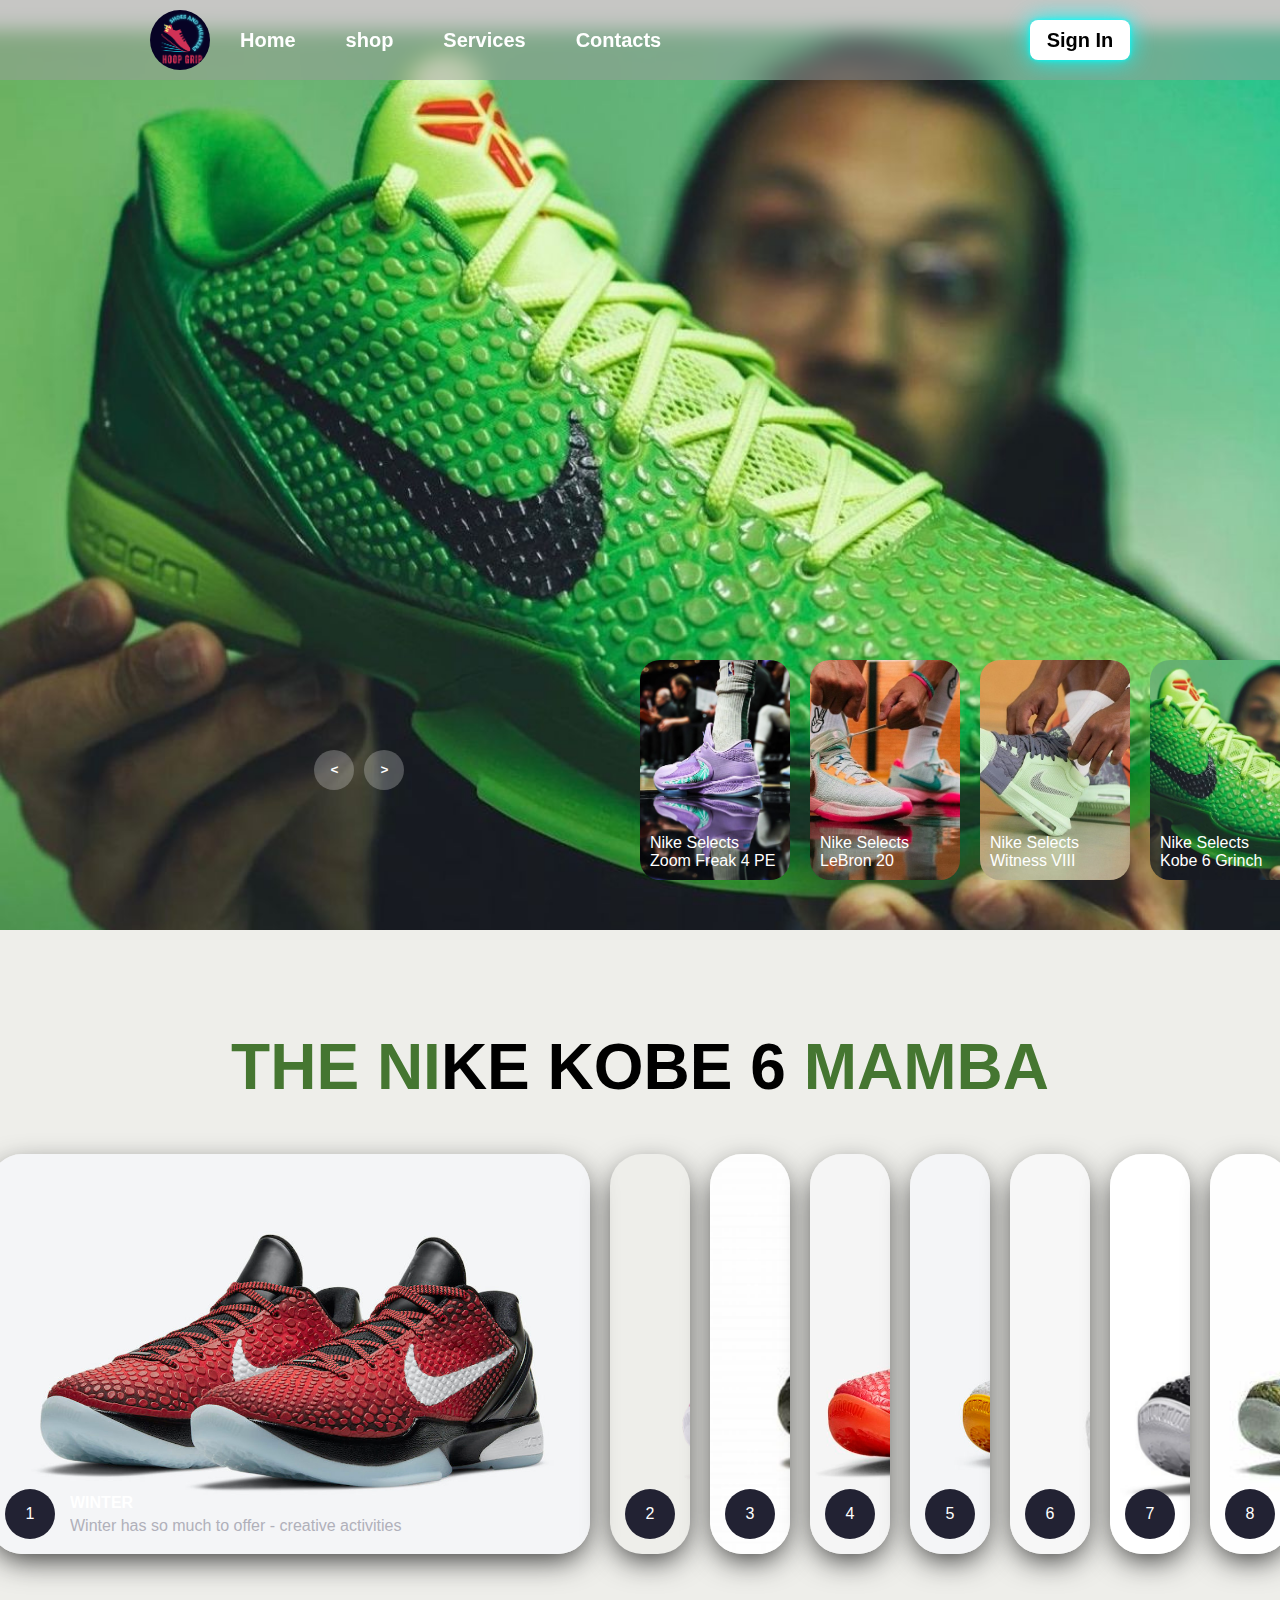
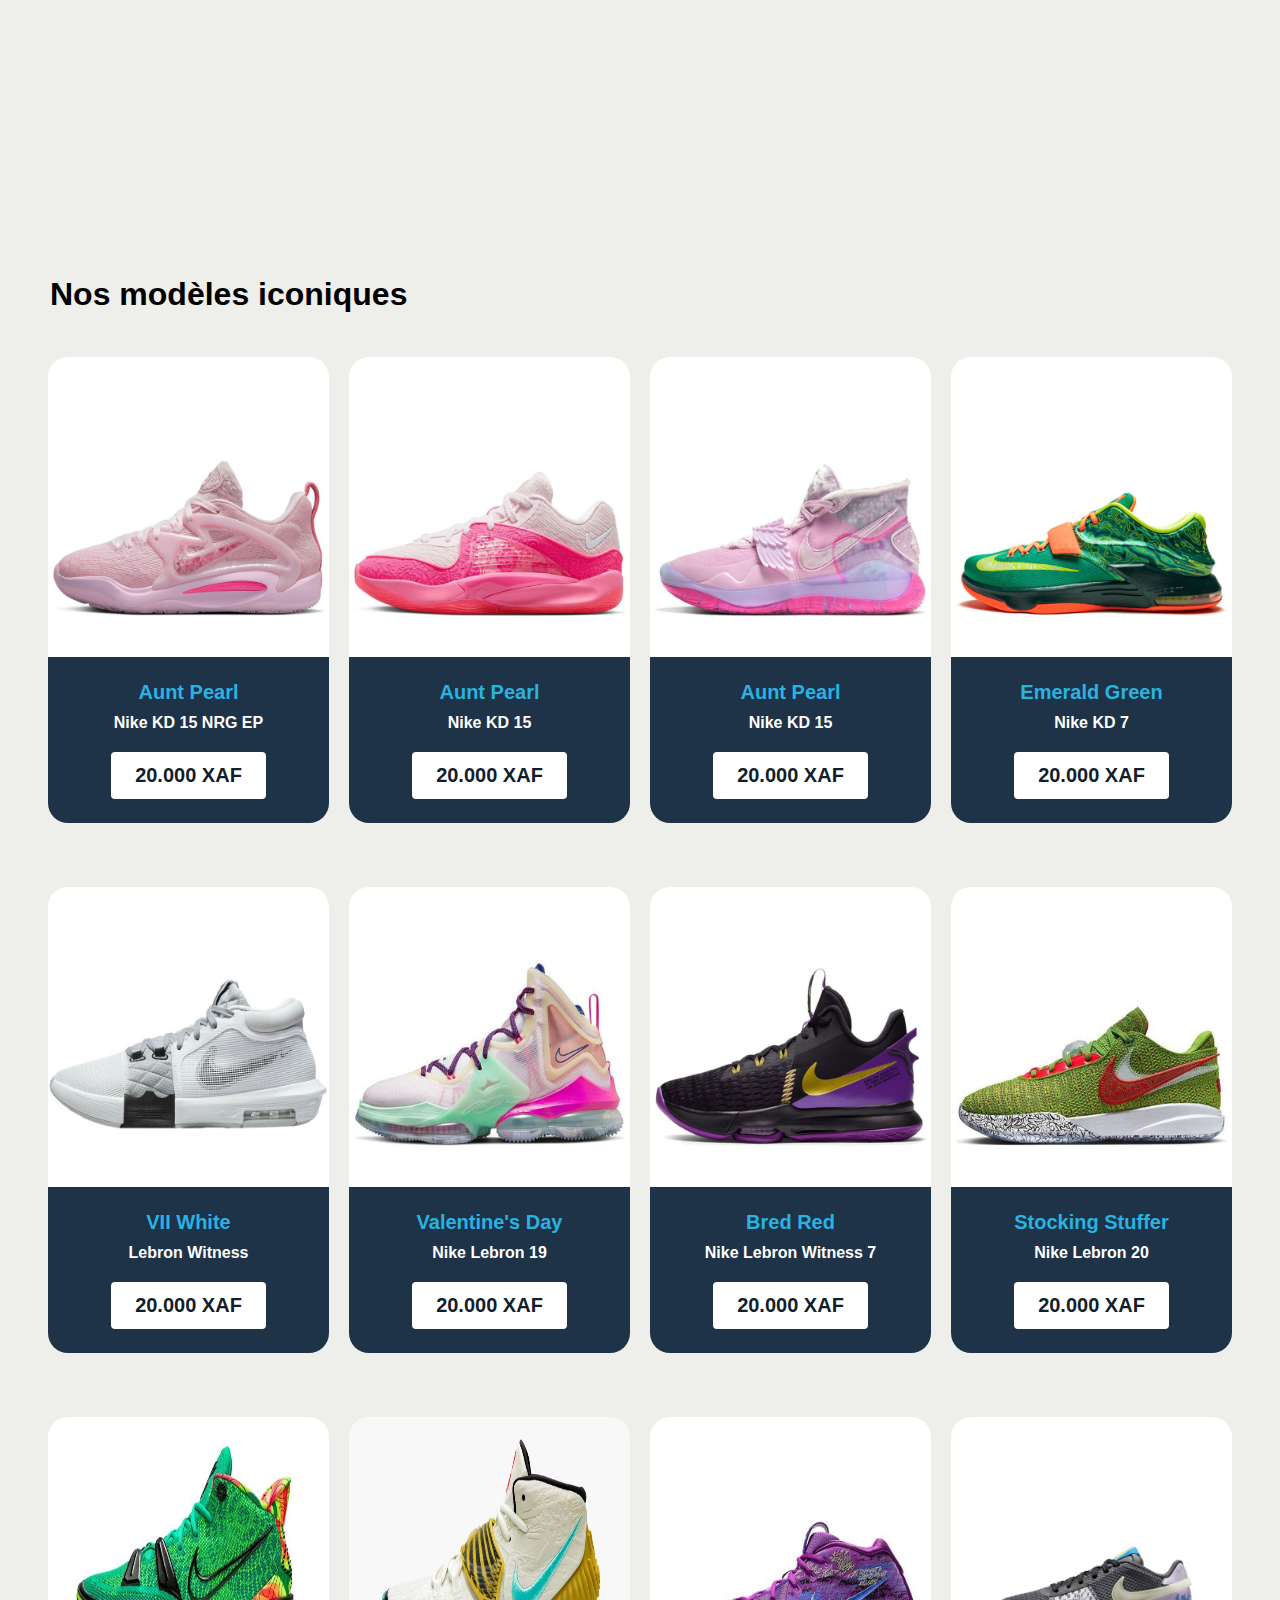
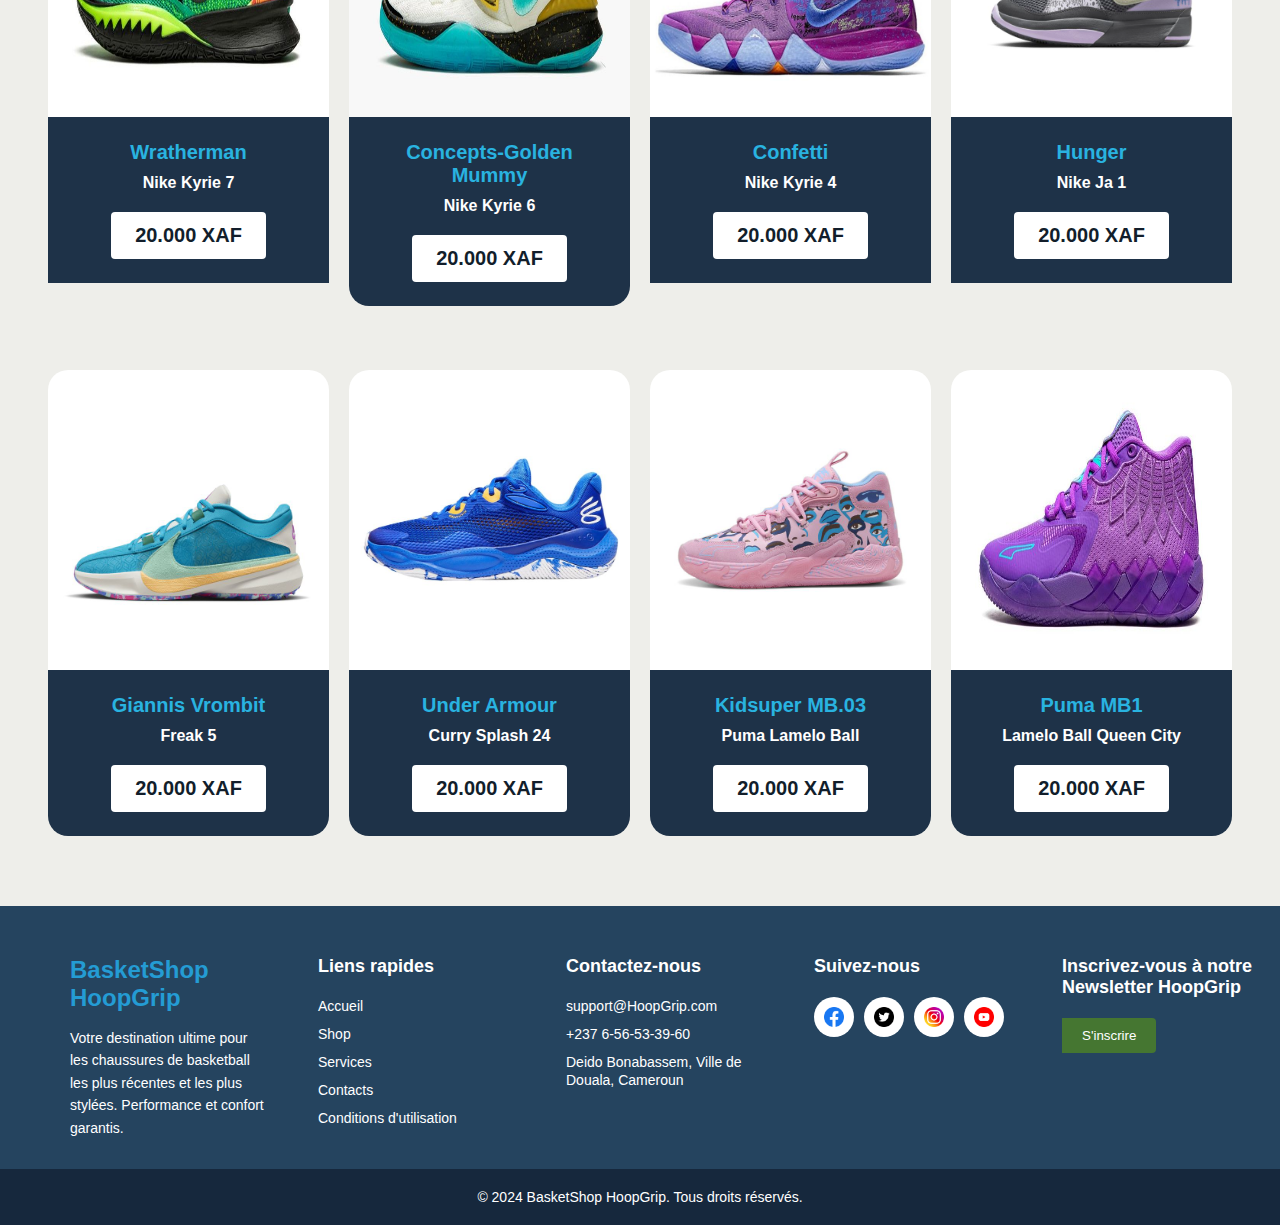
<file: index.html>
<!DOCTYPE html>
<html lang="en">
<head>
    <meta charset="UTF-8">
    <meta name="viewport" content="width=device-width, initial-scale=1.0">
    <link rel="stylesheet" href="style.css">
    <link rel="icon" href="image/Hoopgrip.png" type="image/png"> <!-- Lien vers votre logo -->
    <title>Accueil</title>
</head>
<body>

    <header class="header">
        <div class="header__logo">
            <img src="image/Hoopgrip.png" alt="Logo">
        </div>
        <nav>
            <a href="">Home</a>
            <a href="pages/shop.html">shop</a>
            <a href="pages/services.html">Services</a>
            <a href="pages/contacts.html">Contacts</a>
        </nav>
        <div class="LoginButton">
            <button onclick="window.location.href='pages/connexion/index.html'">Sign In</button>
        </div>
    </header>

    <!-- carousel -->
    <div class="carousel">
        <!-- list item -->
        <div class="list">
            <div class="item">
                <img src="image/slider1.jpeg">
                <div class="content">
                    <div class="author">Un Impact Positif sur le Terrain</div>
                    <div class="title">DURABILITE ET ECORESPONSABILITE</div>
                    <div class="topic">Chaussures de Basketball Écoresponsables</div>
                    <div class="des">
                        <!-- lorem 50 -->
                        Engagez-vous pour un avenir durable avec notre collection de chaussures de basketball conçues à partir de matériaux recyclés et durables. Nous croyons que la performance ne doit pas se faire au détriment de la planète. En choisissant nos chaussures, vous contribuez à un environnement plus sain tout en profitant de produits de haute qualité qui résistent à l'usure du jeu.
                    </div>
                    <div class="buttons">
                        <button>VOIR PLUS</button>
                    </div>
                </div>
            </div>
            <div class="item">
                <img src="image/slider2.jpeg">
                <div class="content">
                    <div class="author">Confort Inégalé pour une Performance Maximale</div>
                    <div class="title">PERFORMANCE ET CONFORT</div>
                    <div class="topic">Dominez le Terrain</div>
                    <div class="des">
                        Découvrez notre collection de chaussures conçues pour les athlètes qui exigent le meilleur. Avec un amorti supérieur et un maintien parfait, ces chaussures vous permettent de rester concentré sur votre jeu. Chaque modèle est conçu pour offrir un confort optimal, réduisant la fatigue et augmentant votre endurance sur le terrain.
                    </div>
                    <div class="buttons">
                        <button>VOIR PLUS</button>
                    </div>
                </div>
            </div>
            <div class="item">
                <img src="image/slider3.jpeg">
                <div class="content">
                    <div class="author">Des Chaussures de Basketball Révolutionnaires</div>
                    <div class="title">TECHNOLOGIE ET INNOVATION</div>
                    <div class="topic">La Technologie au Service du Jeu</div>
                    <div class="des">
                        Nos chaussures intègrent les dernières innovations technologiques pour améliorer votre performance. Grâce à des matériaux légers et durables, une traction améliorée et un soutien de la cheville exceptionnel, vous aurez l'avantage dont vous avez besoin pour surpasser la concurrence. Chaque paire est une fusion de style et de fonction, alliant design moderne et efficacité.
                    </div>
                    <div class="buttons">
                        <button>VOIR PLUS</button>
                    </div>
                </div>
            </div>
            <div class="item">
                <img src="image/slider4.jpeg">
                <div class="content">
                    <div class="author">Chaussures de Basketball à Votre Image</div>
                    <div class="title">STYLE ET PERSONNALISATION</div>
                    <div class="topic">Exprimez Votre Style sur le Terrain</div>
                    <div class="des">
                        Le style compte autant que la performance. Notre gamme de chaussures vous permet de personnaliser votre look tout en assurant un soutien optimal pendant le jeu. Avec une variété de couleurs et de designs, vous pouvez afficher votre personnalité sur le terrain. Que vous préfériez un look classique ou audacieux, nous avons la paire qui vous correspond.
                    </div>
                    <div class="buttons">
                        <button>VOIR PLUS</button>
                    </div>
                </div>
            </div>
        </div>
        <!-- list thumnail -->
        <div class="thumbnail">
            <div class="item">
                <img src="image/slider1.jpeg">
                <div class="content">
                    <div class="title">
                        Nike Selects
                    </div>
                    <div class="description">
                        Kobe 6 Grinch
                    </div>
                </div>
            </div>
            <div class="item">
                <img src="image/slider2.jpeg">
                <div class="content">
                    <div class="title">
                        Nike Selects
                    </div>
                    <div class="description">
                        Zoom Freak 4 PE
                    </div>
                </div>
            </div>
            <div class="item">
                <img src="image/slider3.jpeg">
                <div class="content">
                    <div class="title">
                        Nike Selects
                    </div>
                    <div class="description">
                        LeBron 20
                    </div>
                </div>
            </div>
            <div class="item">
                <img src="image/slider4.jpeg">
                <div class="content">
                    <div class="title">
                        Nike Selects
                    </div>
                    <div class="description">
                        Witness VIII
                    </div>
                </div>
            </div>
        </div>
        <!-- next prev -->

        <div class="arrows">
            <button id="prev"><</button>
            <button id="next">></button>
        </div>
        <!-- time running -->
        <div class="time"></div>
    </div>

    <!-- -->

    <div class="titre">
        <h2><span>THE NI</span>KE KOBE 6 <span>MAMBA</span></h2>
    </div>
    <div class="wrapper">
        <div class="container">
            <input type="radio" name="slide" id="c1" checked>
            <label for="c1" class="card">
                <div class="row">
                    <div class="icon">1</div>
                    <div class="description">
                        <h4>Winter</h4>
                        <p>Winter has so much to offer -
                         creative activities</p>
                    </div>
                </div>
            </label>

            <input type="radio" name="slide" id="c2" >
            <label for="c2" class="card">
                <div class="row">
                    <div class="icon">2</div>
                    <div class="description">
                        <h4>Digital Technology</h4>
                        <p>Gets better every day -
                         stay tuned</p>
                    </div>
                </div>
            </label>

            <input type="radio" name="slide" id="c3" >
            <label for="c3" class="card">
                <div class="row">
                    <div class="icon">3</div>
                    <div class="description">
                        <h4>Globalization</h4>
                        <p>Help people all over the world</p>
                    </div>
                </div>
            </label>

            <input type="radio" name="slide" id="c4" >
            <label for="c4" class="card">
                <div class="row">
                    <div class="icon">4</div>
                    <div class="description">
                        <h4>New technologies</h4>
                        <p>Space engineering becomes
                         more and more advanced</p>
                    </div>
                </div>
            </label>

            <input type="radio" name="slide" id="c5" >
            <label for="c5" class="card">
                <div class="row">
                    <div class="icon">5</div>
                    <div class="description">
                        <h4>New technologies</h4>
                        <p>Space engineering becomes
                         more and more advanced</p>
                    </div>
                </div>
            </label>

            <input type="radio" name="slide" id="c6" >
            <label for="c6" class="card">
                <div class="row">
                    <div class="icon">6</div>
                    <div class="description">
                        <h4>New technologies</h4>
                        <p>Space engineering becomes
                         more and more advanced</p>
                    </div>
                </div>
            </label>

            <input type="radio" name="slide" id="c7" >
            <label for="c7" class="card">
                <div class="row">
                    <div class="icon">7</div>
                    <div class="description">
                        <h4>New technologies</h4>
                        <p>Space engineering becomes
                         more and more advanced</p>
                    </div>
                </div>
            </label>

            <input type="radio" name="slide" id="c8" >
            <label for="c8" class="card">
                <div class="row">
                    <div class="icon">8</div>
                    <div class="description">
                        <h4>New technologies</h4>
                        <p>Space engineering becomes
                         more and more advanced</p>
                    </div>
                </div>
            </label>
        </div>
    </div>

    <h1 class="modeles">Nos modèles iconiques</h1>

    <section class="containerCard">
        <div class="card__container swiper">
            <div class="card__content">
                <div class="swiper-wrapper">
                    <article class="card__article swiper-slide">
                        <div class="card__image">
                            <img src="image/expo1.jpeg" alt="image" class="card__img">
                            <div class="card__shadow"></div>
                        </div>
                        <div class="card__data">
                            <h3 class="card__name">Aunt Pearl</h3>
                            <p class="card__description">
                                Nike KD 15 NRG EP
                            </p>
                            <a href="#" class="card__button">20.000 XAF</a>
                        </div>
                    </article>

                    <article class="card__article swiper-slide">
                        <div class="card__image">
                            <img src="image/expo2.jpeg" alt="image" class="card__img">
                            <div class="card__shadow"></div>
                        </div>
                        <div class="card__data">
                            <h3 class="card__name">Aunt Pearl</h3>
                            <p class="card__description">
                                Nike KD 15
                            </p>
                            <a href="#" class="card__button">20.000 XAF</a>
                        </div>
                    </article>

                    <article class="card__article swiper-slide">
                        <div class="card__image">
                            <img src="image/expo3.jpeg" alt="image" class="card__img">
                            <div class="card__shadow"></div>
                        </div>
                        <div class="card__data">
                            <h3 class="card__name">Aunt Pearl</h3>
                            <p class="card__description">
                                Nike KD 15
                            </p>
                            <a href="#" class="card__button">20.000 XAF</a>
                        </div>
                    </article>

                    <article class="card__article swiper-slide">
                        <div class="card__image">
                            <img src="image/expo4.jpeg" alt="image" class="card__img">
                            <div class="card__shadow"></div>
                        </div>
                        <div class="card__data">
                            <h3 class="card__name">Emerald Green</h3>
                            <p class="card__description">
                                Nike KD 7
                            </p>
                            <a href="#" class="card__button">20.000 XAF</a>
                        </div>
                    </article>
                </div>
            </div>
        </div>
    </section>

    <section class="containerCard">
        <div class="card__container swiper">
            <div class="card__content">
                <div class="swiper-wrapper">
                    <article class="card__article swiper-slide">
                        <div class="card__image">
                            <img src="image/expo5.jpeg" alt="image" class="card__img">
                            <div class="card__shadow"></div>
                        </div>
                        <div class="card__data">
                            <h3 class="card__name">VII White</h3>
                            <p class="card__description">
                                Lebron Witness
                            </p>
                            <a href="#" class="card__button">20.000 XAF</a>
                        </div>
                    </article>

                    <article class="card__article swiper-slide">
                        <div class="card__image">
                            <img src="image/expo6.jpeg" alt="image" class="card__img">
                            <div class="card__shadow"></div>
                        </div>
                        <div class="card__data">
                            <h3 class="card__name">Valentine's Day</h3>
                            <p class="card__description">
                                Nike Lebron 19
                            </p>
                            <a href="#" class="card__button">20.000 XAF</a>
                        </div>
                    </article>

                    <article class="card__article swiper-slide">
                        <div class="card__image">
                            <img src="image/expo7.jpeg" alt="image" class="card__img">
                            <div class="card__shadow"></div>
                        </div>
                        <div class="card__data">
                            <h3 class="card__name">Bred Red</h3>
                            <p class="card__description">
                                Nike Lebron Witness 7
                            </p>
                            <a href="#" class="card__button">20.000 XAF</a>
                        </div>
                    </article>

                    <article class="card__article swiper-slide">
                        <div class="card__image">
                            <img src="image/expo8.jpeg" alt="image" class="card__img">
                            <div class="card__shadow"></div>
                        </div>
                        <div class="card__data">
                            <h3 class="card__name">Stocking Stuffer</h3>
                            <p class="card__description">
                                Nike Lebron 20
                            </p>
                            <a href="#" class="card__button">20.000 XAF</a>
                        </div>
                    </article>
                </div>
            </div>
        </div>
    </section>

    <section class="containerCard">
        <div class="card__container swiper">
            <div class="card__content">
                <div class="swiper-wrapper">
                    <article class="card__article swiper-slide">
                        <div class="card__image">
                            <img src="image/expo9.jpeg" alt="image" class="card__img">
                            <div class="card__shadow"></div>
                        </div>
                        <div class="card__data">
                            <h3 class="card__name">Wratherman</h3>
                            <p class="card__description">
                                Nike Kyrie 7
                            </p>
                            <a href="#" class="card__button">20.000 XAF</a>
                        </div>
                    </article>

                    <article class="card__article swiper-slide">
                        <div class="card__image">
                            <img src="image/expo10.jpeg" alt="image" class="card__img">
                            <div class="card__shadow"></div>
                        </div>
                        <div class="card__data">
                            <h3 class="card__name">Concepts-Golden Mummy</h3>
                            <p class="card__description">
                                Nike Kyrie 6
                            </p>
                            <a href="#" class="card__button">20.000 XAF</a>
                        </div>
                    </article>

                    <article class="card__article swiper-slide">
                        <div class="card__image">
                            <img src="image/expo11.jpeg" alt="image" class="card__img">
                            <div class="card__shadow"></div>
                        </div>
                        <div class="card__data">
                            <h3 class="card__name">Confetti</h3>
                            <p class="card__description">
                                Nike Kyrie 4
                            </p>
                            <a href="#" class="card__button">20.000 XAF</a>
                        </div>
                    </article>

                    <article class="card__article swiper-slide">
                        <div class="card__image">
                            <img src="image/expo12.jpeg" alt="image" class="card__img">
                            <div class="card__shadow"></div>
                        </div>
                        <div class="card__data">
                            <h3 class="card__name">Hunger</h3>
                            <p class="card__description">
                                Nike Ja 1
                            </p>
                            <a href="#" class="card__button">20.000 XAF</a>
                        </div>
                    </article>
                </div>
            </div>
        </div>
    </section>

    <section class="containerCard">
        <div class="card__container swiper">
            <div class="card__content">
                <div class="swiper-wrapper">
                    <article class="card__article swiper-slide">
                        <div class="card__image">
                            <img src="image/expo13.jpeg" alt="image" class="card__img">
                            <div class="card__shadow"></div>
                        </div>
                        <div class="card__data">
                            <h3 class="card__name">Giannis Vrombit</h3>
                            <p class="card__description">
                                Freak 5
                            </p>
                            <a href="#" class="card__button">20.000 XAF</a>
                        </div>
                    </article>

                    <article class="card__article swiper-slide">
                        <div class="card__image">
                            <img src="image/expo14.jpeg" alt="image" class="card__img">
                            <div class="card__shadow"></div>
                        </div>
                        <div class="card__data">
                            <h3 class="card__name">Under Armour</h3>
                            <p class="card__description">
                                Curry Splash 24
                            </p>
                            <a href="#" class="card__button">20.000 XAF</a>
                        </div>
                    </article>

                    <article class="card__article swiper-slide">
                        <div class="card__image">
                            <img src="image/expo15.jpeg" alt="image" class="card__img">
                            <div class="card__shadow"></div>
                        </div>
                        <div class="card__data">
                            <h3 class="card__name">Kidsuper MB.03</h3>
                            <p class="card__description">
                                Puma Lamelo Ball
                            </p>
                            <a href="#" class="card__button">20.000 XAF</a>
                        </div>
                    </article>

                    <article class="card__article swiper-slide">
                        <div class="card__image">
                            <img src="image/expo16.jpeg" alt="image" class="card__img">
                            <div class="card__shadow"></div>
                        </div>
                            <div class="card__data">
                            <h3 class="card__name">Puma MB1</h3>
                            <p class="card__description">
                                Lamelo Ball Queen City
                            </p>
                            <a href="#" class="card__button">20.000 XAF</a>
                        </div>
                    </article>
                </div>
            </div>
        </div>
    </section>

    <footer class="footer">
        <div class="footer__container">
            <!-- Logo et Description -->
            <div class="footer__about">
                <h2 class="footer__logo">BasketShop HoopGrip</h2>
                <p class="footer__description">
                    Votre destination ultime pour les chaussures de basketball les plus récentes et les plus stylées. 
                    Performance et confort garantis.
                </p>
            </div>
    
            <!-- Navigation -->
            <div class="footer__links">
                <h3 class="footer__title">Liens rapides</h3>
                <ul class="footer__list">
                    <li><a href="#">Accueil</a></li>
                    <li><a href="pages/shop.html">Shop</a></li>
                    <li><a href="pages/services.html">Services</a></li>
                    <li><a href="pages/contacts.html">Contacts</a></li>
                    <li><a href="#">Conditions d'utilisation</a></li>
                </ul>
            </div>
    
            <!-- Contact -->
            <div class="footer__contact">
                <h3 class="footer__title">Contactez-nous</h3>
                <ul class="footer__list">
                    <li><a href="mailto:support@basketshop.com">support@HoopGrip.com</a></li>
                    <li><a href="tel:+1234567890">+237 6-56-53-39-60</a></li>
                    <li><a href="#">Deido Bonabassem, Ville de Douala, Cameroun</a></li>
                </ul>
            </div>
    
            <!-- Réseaux Sociaux -->
            <div class="footer__social">
                <h3 class="footer__title">Suivez-nous</h3>
                <div class="footer__social-icons">
                    <a href="#"><img src="image/facebook.png" ></a>
                    <a href="#"><img src="image/twitter.png" ></a>
                    <a href="#"><img src="image/social.png" ></a>
                    <a href="#"><img src="image/youtube.png" ></a>
                </div>
            </div>
    
            <!-- Newsletter -->
            <div class="footer__newsletter">
                <h3 class="footer__title">Inscrivez-vous à notre Newsletter HoopGrip</h3>
                <form action="#" class="footer__form">
                    <input type="email" placeholder="Votre email" class="footer__input" required>
                    <button type="submit" class="footer__button">S'inscrire</button>
                </form>
            </div>
        </div>
    
        <div class="footer__bottom">
            <p>&copy; 2024 BasketShop HoopGrip. Tous droits réservés.</p>
        </div>
    </footer> 
    
    <script src="app.js"></script>

</body>
</html>
</file>
<file: style.css>
@import url('https://fonts.googleapis.com/css2?family=Poppins:ital,wght@0,100;0,200;0,300;0,400;0,500;0,600;0,700;0,800;0,900;1,100;1,200;1,300;1,400;1,500;1,600;1,700;1,800;1,900&display=swap');

* {
    box-sizing: border-box;
    margin: 0;
    padding: 0;
    font-family: Arial, Helvetica, sans-serif;
}

body {
    background-color: #eeeeea;
    min-height: 100vh;
}

a{
    text-decoration: none;
    font-size: 20px;
}

header{
    padding: 0 150px; /* Ajuste l'espacement interne horizontal */
    margin: auto;
    height: 80px;
    display: flex;
    align-items: center;
    position: relative;
    z-index: 100;
    background: rgba(157, 157, 157, 0.5); /* Fond semi-transparent pour le header */
    backdrop-filter: blur(10px); /* Applique un flou à l'arrière-plan du header */
}

header a{
    color: #fff;
    margin-right: 50px;
    font-weight: bold;
    text-decoration: none;
}

.header__logo {
    width: 60px; /* Largeur du cercle contenant le logo */
    height: 60px; /* Hauteur du cercle contenant le logo */
    border-radius: 50%; /* Rend le conteneur en forme de cercle */
    overflow: hidden; /* Cache l'excédent d'image qui dépasse du cercle */
    display: flex;
    align-items: center;
    justify-content: center; /* Centre le logo dans le cercle */
    background-color: #fff; /* Optionnel : couleur de fond du cercle */
    margin-right: 30px; /* Espacement entre le logo et les liens de navigation */
}

.header__logo img {
    width: 100%; /* Ajuste la largeur de l'image pour remplir le cercle */
    height: auto; /* Conserve les proportions de l'image */
}

nav {
    display: flex; /* Utilise flexbox pour aligner les liens horizontalement */
    align-items: center; /* Aligne les liens verticalement au centre */
    flex-grow: 1; /* Permet à la section de navigation de prendre de l'espace disponible */
}

.LoginButton {
    margin-left: auto; /* Pousse le bouton à l'extrême droite du header */
}

.LoginButton button {
    text-decoration: none;
    font-size: 20px;
    width: 100px;
    height: 40px;
    background: #fff;
    border-radius: 8px;
    font-weight: bold;
    border: none; /* Retire la bordure par défaut du bouton */
    cursor: pointer; /* Change le curseur au survol pour indiquer que le bouton est cliquable */
    box-shadow: 0 0 5px cyan, 0 0 25px cyan;
}

.LoginButton button:hover{
    box-shadow: 0 0 5px cyan, 0 0 25px cyan, 0 0 50px cyan, 0 0 100px cyan, 0 0 200px cyan;
}

/* carousel */
.carousel{
    height: 100vh;
    margin-top: -50px;
    width: 100%;
    overflow: hidden;
    position: relative;
}
.carousel .list .item{
    width: 100%;
    height: 100%;
    position: absolute;
    inset: 0 0 0 0;
}
.carousel .list .item img{
    width: 100%;
    height: 100%;
    object-fit: cover;
}
.carousel .list .item .content{
    position: absolute;
    top: 20%;
    width: 1300px;
    max-width: 80%;
    left: 50%;
    transform: translateX(-50%);
    padding-right: 30%;
    box-sizing: border-box;
    color: #fff;
    text-shadow: 0 5px 10px #0004;
}
.carousel .list .item .author{
    font-weight: bold;
    letter-spacing: 10px;
    font-size: 20PX;
}
.carousel .list .item .title{
    margin-top: 20PX;
    font-size: 40PX;
    font-weight: bold;
    line-height: 1.3em;
}
.carousel .list .item .topic{
    margin-top: 20PX;
    font-size: 30PX;
    font-weight: bold;
    line-height: 1.3em;
}
.carousel .list .item .des{
    margin-top: 20PX;
    font-size: 20PX;
}
.carousel .list .item .topic{
    color: #f1683a;
}
.carousel .list .item .buttons{
    display: grid;
    grid-template-columns: repeat(2, 130px);
    grid-template-rows: 40px;
    gap: 5px;
    margin-top: 20px;
    margin-left: 220px;
}
.carousel .list .item .buttons button{
    border: none;
    background-color: #eee;
    letter-spacing: 3px;
    font-family: Poppins;
    font-weight: 500;
}
.carousel .list .item .buttons button:nth-child(2){
    background-color: transparent;
    border: 1px solid #fff;
    color: #eee;
}
/* thumbail */
.thumbnail{
    position: absolute;
    bottom: 50px;
    left: 50%;
    width: max-content;
    z-index: 100;
    display: flex;
    gap: 20px;
}
.thumbnail .item{
    width: 150px;
    height: 220px;
    flex-shrink: 0;
    position: relative;
}
.thumbnail .item img{
    width: 100%;
    height: 100%;
    object-fit: cover;
    border-radius: 20px;
}
.thumbnail .item .content{
    color: #fff;
    position: absolute;
    bottom: 10px;
    left: 10px;
    right: 10px;
}
.thumbnail .item .content .title{
    font-weight: 500;
}
.thumbnail .item .content .description{
    font-weight: 300;
}
/* arrows */
.arrows{
    position: absolute;
    top: 80%;
    right: 52%;
    z-index: 100;
    width: 300px;
    max-width: 30%;
    display: flex;
    gap: 10px;
    align-items: center;
}
.arrows button{
    width: 40px;
    height: 40px;
    border-radius: 50%;
    background-color: #eee4;
    border: none;
    color: #fff;
    font-family: monospace;
    font-weight: bold;
    transition: .5s;
}
.arrows button:hover{
    background-color: #fff;
    color: #000;
}

/* animation */
.carousel .list .item:nth-child(1){
    z-index: 1;
}

/* animation text in first item */

.carousel .list .item:nth-child(1) .content .author,
.carousel .list .item:nth-child(1) .content .title,
.carousel .list .item:nth-child(1) .content .topic,
.carousel .list .item:nth-child(1) .content .des,
.carousel .list .item:nth-child(1) .content .buttons
{
    transform: translateY(50px);
    filter: blur(20px);
    opacity: 0;
    animation: showContent .5s 1s linear 1 forwards;
}
@keyframes showContent{
    to{
        transform: translateY(0px);
        filter: blur(0px);
        opacity: 1;
    }
}
.carousel .list .item:nth-child(1) .content .title{
    animation-delay: 1.2s!important;
}
.carousel .list .item:nth-child(1) .content .topic{
    animation-delay: 1.4s!important;
}
.carousel .list .item:nth-child(1) .content .des{
    animation-delay: 1.6s!important;
}
.carousel .list .item:nth-child(1) .content .buttons{
    animation-delay: 1.8s!important;
}
/* create animation when next click */
.carousel.next .list .item:nth-child(1) img{
    width: 150px;
    height: 220px;
    position: absolute;
    bottom: 50px;
    left: 50%;
    border-radius: 30px;
    animation: showImage .5s linear 1 forwards;
}
@keyframes showImage{
    to{
        bottom: 0;
        left: 0;
        width: 100%;
        height: 100%;
        border-radius: 0;
    }
}

.carousel.next .thumbnail .item:nth-last-child(1){
    overflow: hidden;
    animation: showThumbnail .5s linear 1 forwards;
}
.carousel.prev .list .item img{
    z-index: 100;
}
@keyframes showThumbnail{
    from{
        width: 0;
        opacity: 0;
    }
}
.carousel.next .thumbnail{
    animation: effectNext .5s linear 1 forwards;
}

@keyframes effectNext{
    from{
        transform: translateX(150px);
    }
}

/* running time */

/*.carousel .time{
    position: absolute;
    z-index: 1000;
    width: 0%;
    height: 3px;
    background-color: #f1683a;
    left: 0;
    top: 0;
}*/

.carousel.next .time,
.carousel.prev .time{
    animation: runningTime 3s linear 1 forwards;
}
@keyframes runningTime{
    from{ width: 100%}
    to{width: 0}
}

/* prev click */

.carousel.prev .list .item:nth-child(2){
    z-index: 2;
}

.carousel.prev .list .item:nth-child(2) img{
    animation: outFrame 0.5s linear 1 forwards;
    position: absolute;
    bottom: 0;
    left: 0;
}
@keyframes outFrame{
    to{
        width: 150px;
        height: 220px;
        bottom: 50px;
        left: 50%;
        border-radius: 20px;
    }
}

.carousel.prev .thumbnail .item:nth-child(1){
    overflow: hidden;
    opacity: 0;
    animation: showThumbnail .5s linear 1 forwards;
}
.carousel.next .arrows button,
.carousel.prev .arrows button{
    pointer-events: none;
}
.carousel.prev .list .item:nth-child(2) .content .author,
.carousel.prev .list .item:nth-child(2) .content .title,
.carousel.prev .list .item:nth-child(2) .content .topic,
.carousel.prev .list .item:nth-child(2) .content .des,
.carousel.prev .list .item:nth-child(2) .content .buttons
{
    animation: contentOut 1.5s linear 1 forwards!important;
}

@keyframes contentOut{
    to{
        transform: translateY(-150px);
        filter: blur(20px);
        opacity: 0;
    }
}
@media screen and (max-width: 678px) {
    .carousel .list .item .content{
        padding-right: 0;
    }
    .carousel .list .item .content .title{
        font-size: 30px;
    }
}

.titre {
    text-align: center;
}

.titre h2 {
    position: relative;
    margin: 0;
    font-size: 4em;
    font-weight: 900;
    color: #000;
    z-index: 1;
    overflow: hidden;
    margin-top: 100px;
}

h2.hidden:before {
    content: '';
    position: absolute;
    left: 0;
    width: 120%;
    height: 100%;
    background: linear-gradient(90deg, transparent 0%, #eeeeea 5%, #eeeeea 100%);
    /* Pas d'animation par défaut */
}

h2.animate:before {
    content: '';
    position: absolute;
    left: 0;
    width: 120%;
    height: 100%;
    background: linear-gradient(90deg, transparent 0%, #eeeeea 5%, #eeeeea 100%);
    animation: animate 7s linear infinite;
}

@keyframes animate {
    0% {
        left: 110%;
    }
    50% {
        left: -20%;
    }
    100% {
        left: 110%;
    }
}

span {
    color: #457631;
}

.wrapper {
    margin-top: 50px;
    width: 100%;
    height: calc(100vh - 50px); /* Ajuste la hauteur en fonction de la taille de l'écran */
    display: flex;
    justify-content: center;
    margin-bottom: -10%;
}

@media (min-width: 768px) {
    .wrapper {
        margin-bottom: -30%;
    }
}

@media (min-width: 1024px) {
    .wrapper {
        margin-bottom: -10%;
    }
}

.container {
    height: 400px;
    display: flex;
    flex-wrap: nowrap;
    justify-content: start;
}

.card {
    width: 80px;
    border-radius: .75rem;
    background-size: cover;
    cursor: pointer;
    overflow: hidden;
    border-radius: 2rem;
    margin: 0 10px;
    display: flex;
    align-items: flex-end;
    transition: .6s cubic-bezier(.28,-0.03,0,.99);
    box-shadow: 0px 10px 30px -5px rgba(0,0,0,0.8);
}

.card > .row {
    color: white;
    display: flex;
    flex-wrap: nowrap;
}

.card > .row > .icon {
    background: #223;
    color: white;
    border-radius: 50%;
    width: 50px;
    display: flex;
    justify-content: center;
    align-items: center;
    margin: 15px;
}

.card > .row > .description {
    display: flex;
    justify-content: center;
    flex-direction: column;
    overflow: hidden;
    height: 80px;
    width: 520px;
    opacity: 0;
    transform: translateY(30px);
    transition-delay: .3s;
    transition: all .3s ease;
}

.description p {
    color: #b0b0ba;
    padding-top: 5px;
}

.description h4 {
    text-transform: uppercase;
}

input {
    display: none;
}

input:checked + label {
    width: 600px;
}

input:checked + label .description {
    opacity: 1 !important;
    transform: translateY(0) !important;
}

.card[for="c1"] {
    background-image: url('image/img1.jpg');
}
.card[for="c2"] {
    background-image: url('image/img2.png');
}
.card[for="c3"] {
    background-image: url('image/img3.jpeg');
}
.card[for="c4"] {
    background-image: url('image/img4.jpeg');
}
.card[for="c5"] {
    background-image: url('image/img5.jpg');
}
.card[for="c6"] {
    background-image: url('image/img6.jpg');
}
.card[for="c7"] {
    background-image: url('image/img7.png');
}
.card[for="c8"] {
    background-image: url('image/img8.jpeg');
}

.modeles {
    padding-left: 50px;
    position: relative;
    /*top: -230px; /* Déplacez la section vers le haut en ajustant cette valeur */
}

/*=============== CARD ===============*/

.containerCard {
    position: relative;
    /*top: -230px; /* Déplacez la section vers le haut en ajustant cette valeur */
}

  .swiper-wrapper{
    display: flex; /* Utilisation de flexbox pour afficher les articles côte à côte */
    justify-content: center; /* Centre les articles horizontalement dans le conteneur */
    gap: 20px; /* Espacement entre les articles */
    padding: 20px; /* Espacement autour du conteneur */
  }
  
  .card__content {
    margin-inline: 1.75rem;
    border-radius: 1.25rem;
    overflow: hidden;
  }
  
  .card__image {
    position: relative;
    padding-top: 1.5rem;
  }
  
  .card__data {
    background-color: var(--container-color);
    padding: 1.5rem 2rem;
    text-align: center;
    position: relative;
    z-index: 10;
  }
  
  .card__shadow {
    width: 300px;
    height: 300px;
    border-radius: 50%;
    position: absolute;
    top: 3.75rem;
    left: 0;
    right: 0;
    margin-inline: auto;
    filter: blur(45px);
  }
  
  .card__name {
    font-size: var(--h2-font-size);
    color: var(--second-color);
  }
  
  .card__description {
    margin-top: 10px;
    margin-bottom: 10px;
    font-weight: 500;
    color: #fff;
    font-weight: bold;
  }
  
  .card__button {
    display: inline-block;
    background: #fff;
    padding: .75rem 1.5rem;
    border-radius: .25rem;
    color: var(--dark-color);
    font-weight: 600;
    margin-top: 10px
  }

  /* animation card */

  .card__article {
    width: 350px;
    border-radius: 1.25rem;
    overflow: hidden;
    transition: all 500ms ease-in-out;
    cursor: pointer;
}

.card__article:hover {
    box-shadow: 0 10px 20px rgba(0, 0, 0, 0.1);
}

.card__img {
    width: 500px;
    height: 300px;
    margin: 0 auto;
    position: relative;
    z-index: 5;
    border-radius: 20px 20px 0 0;
    /*border: 4px solid #1E375C;*/
    transition: all 500ms ease-in-out;
}

.card__article:hover .card__img {
    transform: scale(1.3);
}


  /*=============== GOOGLE FONTS ===============*/
@import url("https://fonts.googleapis.com/css2?family=Bai+Jamjuree:wght@400;500;600&display=swap");

/*=============== VARIABLES CSS ===============*/
:root {
  /*========== Colors ==========*/
  /*Color mode HSL(hue, saturation, lightness)*/
  --first-color: hsl(38, 92%, 58%);
  --first-color-alt: hsl(32, 75%, 50%);
  --second-color: hsl(195, 75%, 52%);
  --dark-color: hsl(212, 40%, 12%);
  --white-color: hsl(212, 4%, 95%);
  --body-color: hsl(212, 42%, 15%);
  --container-color: hsl(212, 42%, 20%);

  /*========== Font and typography ==========*/
  /*.5rem = 8px | 1rem = 16px ...*/
  --body-font: "Bai Jamjuree", sans-serif;
  --h2-font-size: 1.25rem;
  --normal-font-size: 1rem;
}

img {
    display: block;
    max-width: 100%;
    height: auto;
}

/* Style général pour le footer */
.footer {
    background-color: #25445f;
    padding-top: 50px;
    color: #ffffff;
    font-family: Arial, sans-serif;
    margin-top: 50px;
    overflow-x: hidden; /* Évite le débordement horizontal */
}

.footer__container {
    display: flex;
    flex-wrap: wrap;
    justify-content: space-between;
    margin: auto;
    padding: 0 20px;
}

.HoopGrip {
    width: 50px;
    height: 50px; 
    background-color: #1b2a3a; 
    border-radius: 50%; 
    margin-bottom: 50px;
}

.footer__about,
.footer__links,
.footer__contact,
.footer__social,
.footer__newsletter {
    flex: 1;
    min-width: 200px;
    margin-bottom: 30px;
    padding-left: 50px;
}

.footer__logo {
    font-size: 24px;
    font-weight: bold;
    margin-bottom: 15px;
    color: #249cd4;
}

.footer__description {
    font-size: 14px;
    line-height: 1.6;
}

.footer__title {
    font-size: 18px;
    margin-bottom: 20px;
    font-weight: bold;
}

.footer__list {
    list-style: none;
    padding: 0;
}

.footer__list li {
    margin-bottom: 10px;
}

.footer__list a {
    color: #ffffff;
    text-decoration: none;
    font-size: 14px;
}

.footer__list a:hover {
    text-decoration: underline;
}

.footer__social-icons {
    display: flex;
    gap: 10px;
}

.footer__social-icons a {
    display: inline-block;
    width: 40px;
    height: 40px;
    background-color: #ffffff;
    border-radius: 50%;
    display: flex;
    align-items: center;
    justify-content: center;
}

.footer__social-icons img {
    width: 20px;
    height: 20px;
}

.footer__newsletter {
    max-width: 300px;
}

.footer__form {
    display: flex;
    margin-top: 10px;
}

.footer__input {
    flex: 1;
    padding: 10px;
    border: none;
    border-radius: 4px 0 0 4px;
    font-size: 14px;
}

.footer__button {
    padding: 10px 20px;
    border: none;
    background-color: #457631;
    color: #ffffff;
    border-radius: 0 4px 4px 0;
    cursor: pointer;
}

.footer__button:hover {
    background-color: #365b2d;
}

.footer__bottom {
    text-align: center;
    padding: 20px;
    background-color: #16283d;
}

.footer__bottom p {
    margin: 0;
    font-size: 14px;
}
</file>
